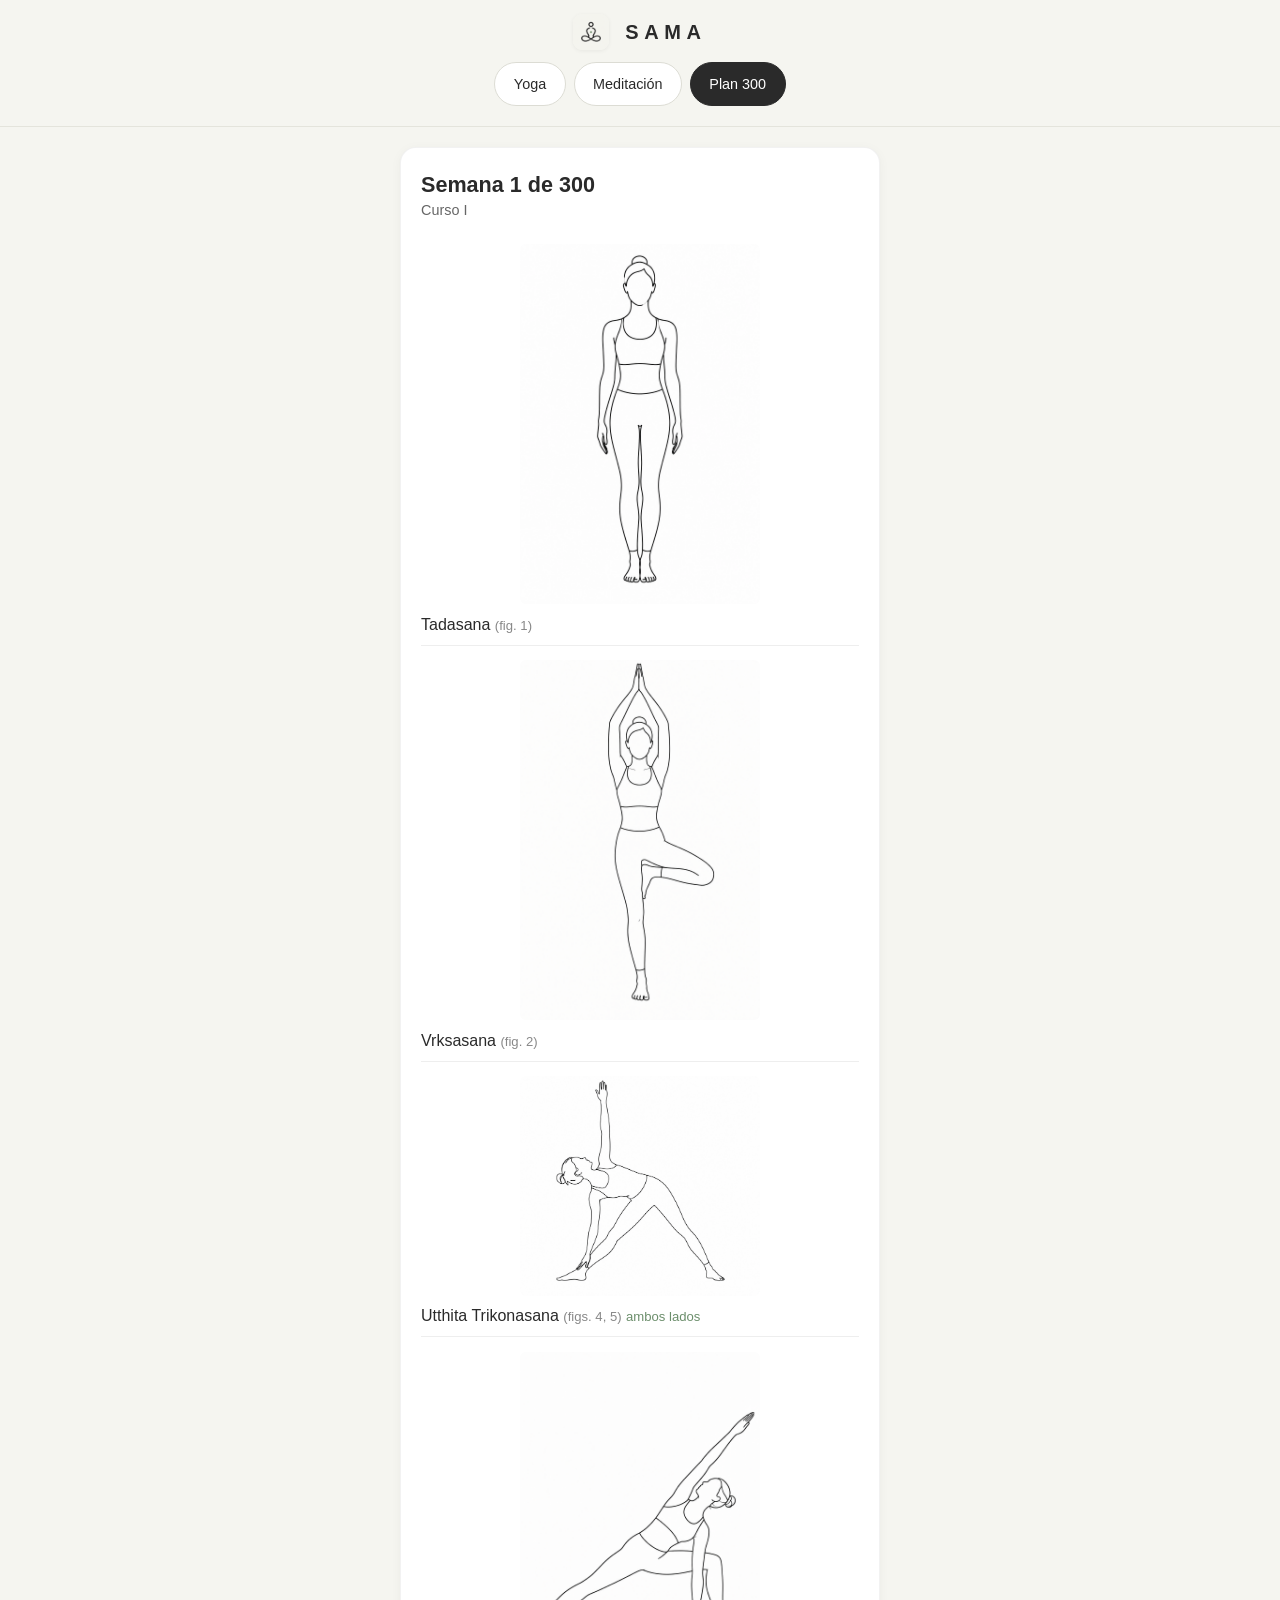
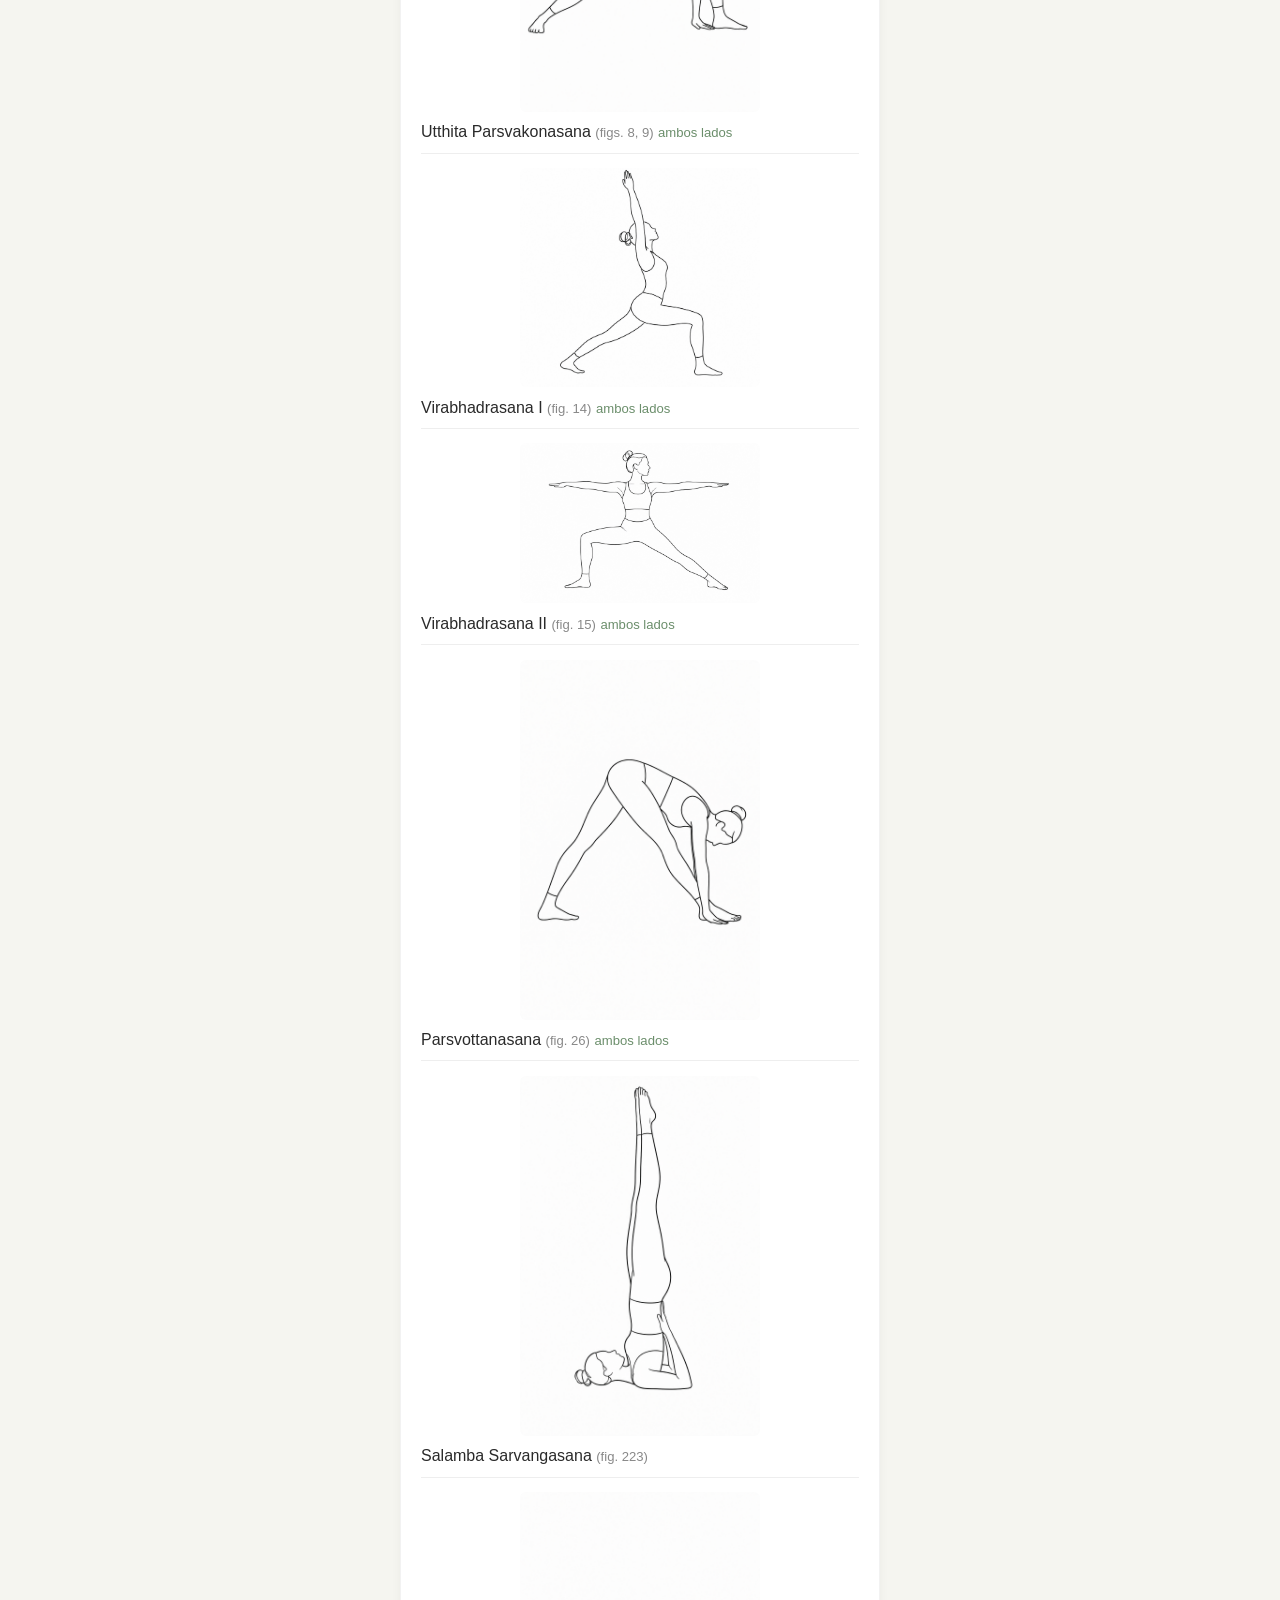
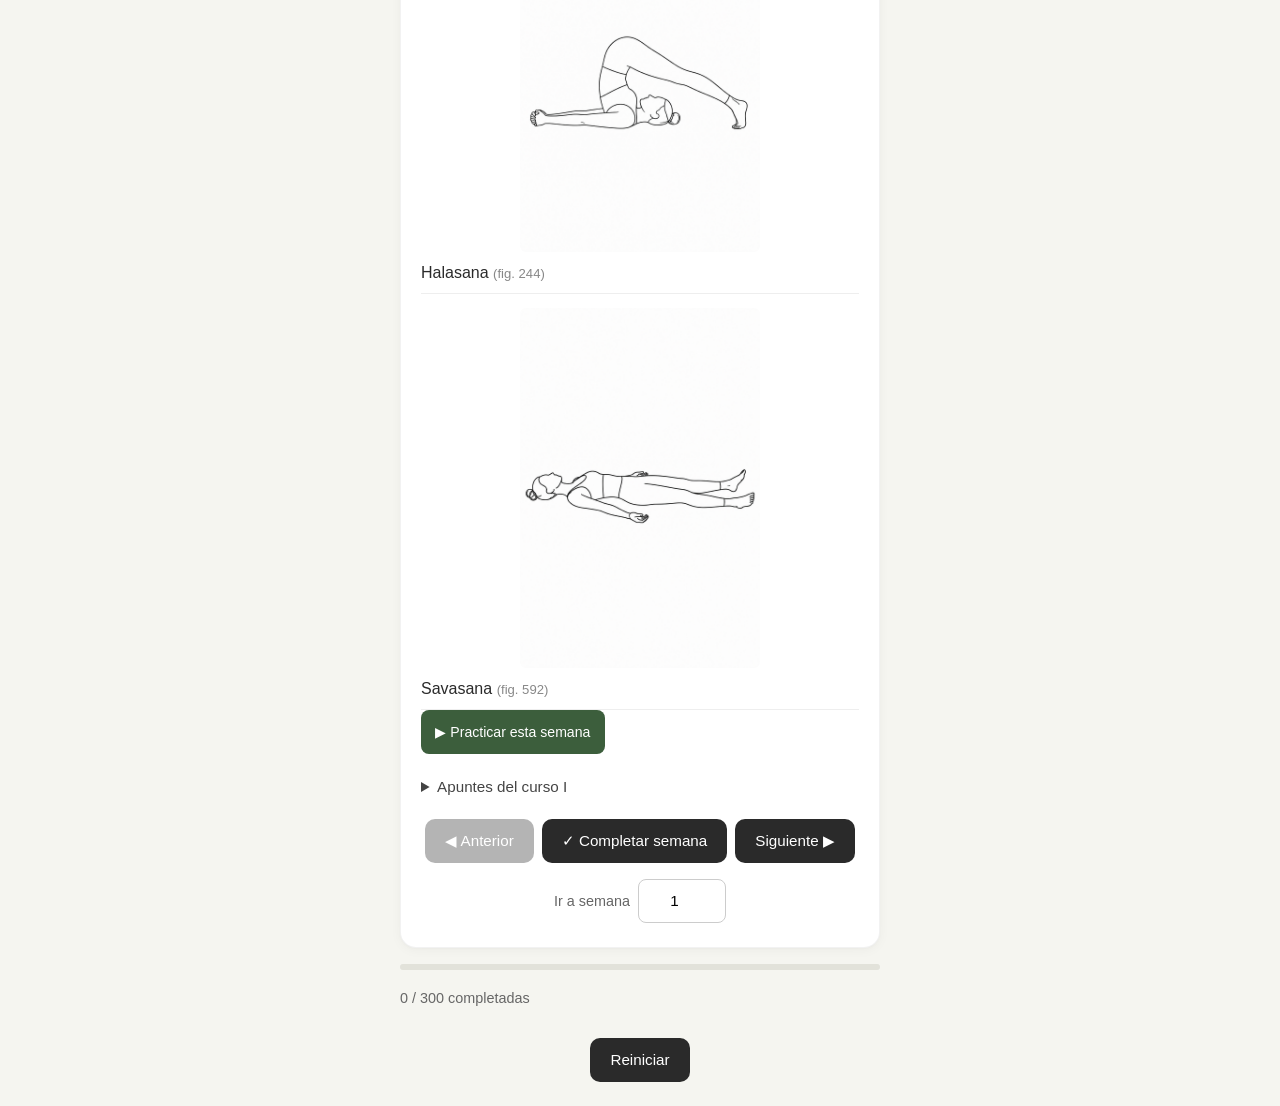
<file: web/index.html>
<!DOCTYPE html>
<html lang="es">
<head>
  <meta charset="UTF-8">
  <meta name="viewport" content="width=device-width, initial-scale=1.0, viewport-fit=cover">
  <title>SAMA</title>
  <meta name="mobile-web-app-capable" content="yes">
  <meta name="apple-mobile-web-app-capable" content="yes">
  <meta name="apple-mobile-web-app-status-bar-style" content="default">
  <meta name="apple-mobile-web-app-title" content="SAMA">
  <meta name="theme-color" content="#f5f5f0">
  <link rel="icon" type="image/png" sizes="192x192" href="./icons/icon-192.png">
  <link rel="apple-touch-icon" sizes="180x180" href="./icons/icon-180.png">
  <link rel="manifest" href="./manifest.json">
  <link rel="stylesheet" href="./style.css">
  <link rel="stylesheet" href="./tracker.css">
</head>
<body>
  <header>
    <div class="brand">
      <img src="./icons/icon-180.png" alt="SAMA" class="brand-logo" width="36" height="36">
      <h1 class="brand-title">SAMA</h1>
    </div>
    <nav class="mode-nav">
      <button id="mode-yoga" class="mode-btn active">Yoga</button>
      <button id="mode-meditation" class="mode-btn">Meditación</button>
      <button id="mode-plan" class="mode-btn">Plan 300</button>
    </nav>
    <div class="session-info">
      <span id="session-name">Secuencia</span>
      <span id="timer">00:00</span>
    </div>
  </header>

  <main>
    <div class="pose-card">
      <img id="pose-image" src="" alt="Postura" />
      <h2 id="pose-name">Postura</h2>
      <p id="pose-instruction" class="instruction"></p>
      <p id="pose-breath" class="breath"></p>
    </div>

    <div class="controls">
      <button id="prev-btn">◀ Anterior</button>
      <button id="play-btn">▶ Iniciar</button>
      <button id="next-btn">Siguiente ▶</button>
      <button id="music-btn">♪ Música</button>
    </div>

    <div class="progress">
      <div id="progress-bar"></div>
    </div>
    <p id="progress-text">0 / 0</p>

    <section id="tracker-view" class="tracker" hidden>
      <div id="day-player-card" class="tracker-card day-player" hidden tabindex="-1" aria-label="Reproductor de práctica diaria">
        <div class="day-player-header">
          <div>
            <span id="day-player-kicker" class="day-player-kicker">Práctica diaria</span>
            <h3 id="day-player-heading" class="day-player-title">Día 1</h3>
          </div>
          <button type="button" id="day-player-close" class="day-player-close" aria-label="Cerrar práctica">✕</button>
        </div>

        <div class="day-player-progress-wrap">
          <div class="progress"><div id="day-player-bar"></div></div>
          <p id="day-player-counter" class="day-player-step-counter">Paso 1</p>
        </div>

        <div id="day-player-live" class="sr-only" aria-live="polite" aria-atomic="true"></div>

        <div id="day-player-pose-area">
          <div id="day-player-image-wrap" class="day-player-image-wrap"></div>
          <div class="day-player-pose-header">
            <h4 id="day-player-pose-name"></h4>
            <span id="day-player-pose-fig" class="tracker-fig"></span>
            <span id="day-player-side" class="day-player-badge" hidden></span>
          </div>

          <p id="day-player-instruction" class="day-player-instruction" hidden></p>
          <div id="day-player-notes" class="day-player-notes" hidden></div>

          <div class="day-player-timer-block">
            <div id="day-player-time" class="day-player-time" aria-label="Tiempo restante">00:00</div>
            <p id="day-player-timing-desc" class="day-player-timing-desc"></p>
            <span id="day-player-status" class="day-player-status-badge" hidden></span>
          </div>

          <div id="day-player-range-options" class="day-player-range-options" hidden>
            <span class="day-player-range-label">Selecciona duración:</span>
            <div class="day-player-range-buttons">
              <button type="button" id="day-player-range-min" class="day-player-btn day-player-btn-secondary"></button>
              <button type="button" id="day-player-range-max" class="day-player-btn day-player-btn-secondary"></button>
            </div>
          </div>

          <div class="day-player-controls">
            <button type="button" id="day-player-prev" class="day-player-btn day-player-btn-nav" aria-label="Paso anterior">◀ Anterior</button>
            <button type="button" id="day-player-action" class="day-player-btn day-player-btn-primary">▶ Iniciar</button>
            <button type="button" id="day-player-next" class="day-player-btn day-player-btn-nav" aria-label="Paso siguiente">Siguiente ▶</button>
          </div>

          <div class="day-player-footer">
            <button type="button" id="day-player-finish" class="day-player-link-btn">Terminar práctica</button>
          </div>
        </div>

        <div id="day-player-finished-area" class="day-player-finished" hidden>
          <div class="day-player-finished-icon" aria-hidden="true">✓</div>
          <h4>¡Práctica completada!</h4>
          <p class="tracker-meta">Has terminado todas las posturas del día.</p>
          <div class="tracker-actions">
            <button type="button" id="day-player-finished-close" class="day-player-btn day-player-btn-primary">Volver al plan</button>
          </div>
        </div>
      </div>

      <div class="tracker-card">
        <h2 id="tracker-title">Plan 300</h2>
        <p id="tracker-course" class="tracker-meta"></p>
        <div id="tracker-week"><p class="tracker-meta">Cargando…</p></div>
        <div class="tracker-actions">
          <button id="tracker-prev">◀ Anterior</button>
          <button id="tracker-done">✓ Completar semana</button>
          <button id="tracker-next">Siguiente ▶</button>
        </div>
        <label class="tracker-goto">Ir a semana
          <input id="tracker-goto" type="number" min="1" max="300" inputmode="numeric">
        </label>
      </div>
      <div class="progress"><div id="tracker-bar"></div></div>
      <p id="tracker-text" class="tracker-meta"></p>
      <div class="tracker-actions">
        <button id="tracker-reset">Reiniciar</button>
      </div>
    </section>
  </main>

  <script src="./app.js"></script>
  <script src="./day-player.js"></script>
  <script src="./tracker.js"></script>
</body>
</html>
</file>
<file: web/style.css>
/* SAMA - Estética minimalista, sobria y armónica */
:root {
  --sat: env(safe-area-inset-top, 0px);
  --sar: env(safe-area-inset-right, 0px);
  --sab: env(safe-area-inset-bottom, 0px);
  --sal: env(safe-area-inset-left, 0px);

  --bg-page: #f5f5f0;
  --bg-card: #ffffff;
  --text-main: #2a2a2a;
  --text-muted: #666660;
  --text-subtle: #8a8a82;
  --accent-sage: #6b8e6b;
  --accent-sage-soft: #edf3ed;
  --border-subtle: #e4e4dc;
  --border-card: rgba(0, 0, 0, 0.05);
}

* {
  box-sizing: border-box;
  margin: 0;
  padding: 0;
  -webkit-tap-highlight-color: transparent;
}

[hidden], .is-hidden {
  display: none !important;
}

html {
  background-color: var(--bg-page);
  color: var(--text-main);
  height: 100%;
}

body {
  font-family: -apple-system, BlinkMacSystemFont, "SF Pro Text", "Segoe UI", Roboto, "Helvetica Neue", sans-serif;
  background-color: var(--bg-page);
  color: var(--text-main);
  min-height: 100vh;
  min-height: 100dvh;
  display: flex;
  flex-direction: column;
  overflow-x: hidden;
  -webkit-font-smoothing: antialiased;
  -moz-osx-font-smoothing: grayscale;
}

/* Cabecera con identidad SAMA */
header {
  padding-top: max(0.85rem, var(--sat));
  padding-right: max(1rem, var(--sar));
  padding-bottom: 0.85rem;
  padding-left: max(1rem, var(--sal));
  text-align: center;
  border-bottom: 1px solid var(--border-subtle);
  background: rgba(245, 245, 240, 0.95);
  backdrop-filter: blur(12px);
  -webkit-backdrop-filter: blur(12px);
  position: sticky;
  top: 0;
  z-index: 20;
}

.brand {
  display: inline-flex;
  align-items: center;
  justify-content: center;
  gap: 0.65rem;
  margin-bottom: 0.35rem;
  user-select: none;
}

.brand-logo {
  width: 36px;
  height: 36px;
  border-radius: 9px;
  object-fit: cover;
  box-shadow: 0 1px 4px rgba(0, 0, 0, 0.06);
  flex-shrink: 0;
  display: block;
}

.brand-title,
header h1 {
  font-family: -apple-system, BlinkMacSystemFont, "SF Pro Display", "Avenir Next", "Segoe UI", sans-serif;
  font-size: 1.25rem;
  font-weight: 600;
  letter-spacing: 0.28em;
  text-indent: 0.28em;
  color: var(--text-main);
  text-transform: uppercase;
  line-height: 1.2;
  margin: 0;
}

/* Selector de modo */
.mode-nav {
  display: flex;
  justify-content: center;
  gap: 0.5rem;
  margin: 0.45rem 0 0.35rem;
}

.mode-btn {
  min-height: 44px;
  min-width: 44px;
  padding: 0.45rem 1.15rem;
  border: 1px solid #dcdcd4;
  border-radius: 999px;
  background: #ffffff;
  color: var(--text-main);
  cursor: pointer;
  font-size: 0.9rem;
  font-weight: 500;
  touch-action: manipulation;
  display: inline-flex;
  align-items: center;
  justify-content: center;
  transition: background-color 0.15s ease, border-color 0.15s ease, color 0.15s ease, transform 0.1s ease;
}

.mode-btn:hover {
  background: #fbfbf9;
  border-color: #cacac0;
}

.mode-btn.active {
  background: var(--text-main);
  color: #ffffff;
  border-color: var(--text-main);
}

.mode-btn:active {
  transform: scale(0.97);
}

/* Indicadores de sesión */
.session-info {
  display: flex;
  justify-content: space-between;
  align-items: center;
  max-width: 480px;
  margin: 0.35rem auto 0;
  padding: 0 0.25rem;
  font-size: 0.88rem;
  color: var(--text-muted);
}

#session-name {
  font-weight: 500;
  color: #404040;
}

#timer {
  font-variant-numeric: tabular-nums;
  font-weight: 600;
  color: var(--text-main);
  letter-spacing: 0.04em;
}

/* Contenedor principal */
main {
  flex: 1;
  display: flex;
  flex-direction: column;
  align-items: center;
  padding-top: 1.25rem;
  padding-right: max(1rem, var(--sar));
  padding-bottom: max(1.5rem, var(--sab));
  padding-left: max(1rem, var(--sal));
  gap: 1.15rem;
  width: 100%;
}

/* Tarjeta de postura */
.pose-card {
  background: var(--bg-card);
  border-radius: 16px;
  padding: 1.5rem 1.25rem;
  width: 100%;
  max-width: 480px;
  text-align: center;
  box-shadow: 0 2px 12px rgba(0, 0, 0, 0.04), 0 1px 3px rgba(0, 0, 0, 0.02);
  border: 1px solid var(--border-card);
  display: flex;
  flex-direction: column;
  align-items: center;
  position: relative;
}

.pose-card img {
  width: 100%;
  max-width: 320px;
  height: auto;
  max-height: 320px;
  object-fit: contain;
  margin-bottom: 1.1rem;
  border-radius: 6px;
  mix-blend-mode: multiply;
  transition: opacity 0.2s ease;
}

.pose-card h2 {
  font-size: 1.35rem;
  font-weight: 600;
  color: var(--text-main);
  margin-bottom: 0.45rem;
  letter-spacing: -0.01em;
}

.instruction {
  color: #444;
  line-height: 1.55;
  font-size: 0.95rem;
  margin-bottom: 0.5rem;
  max-width: 420px;
}

.breath {
  color: var(--accent-sage);
  font-style: italic;
  font-size: 0.9rem;
  font-weight: 500;
}

/* Controles de reproducción */
.controls {
  display: flex;
  gap: 0.6rem;
  flex-wrap: wrap;
  justify-content: center;
  width: 100%;
  max-width: 480px;
}

.controls button {
  min-height: 46px;
  min-width: 44px;
  padding: 0.65rem 1.25rem;
  border: none;
  border-radius: 10px;
  background: var(--text-main);
  color: #ffffff;
  font-size: 0.95rem;
  font-weight: 500;
  cursor: pointer;
  touch-action: manipulation;
  display: inline-flex;
  align-items: center;
  justify-content: center;
  transition: background-color 0.15s ease, transform 0.1s ease, opacity 0.15s ease;
}

.controls button:hover {
  background: #1a1a1a;
}

.controls button:active {
  transform: scale(0.97);
  opacity: 0.85;
}

#play-btn {
  font-weight: 600;
  min-width: 110px;
}

/* Barra y contador de progreso */
.progress {
  width: 100%;
  max-width: 480px;
  height: 6px;
  background: #e2e2da;
  border-radius: 999px;
  overflow: hidden;
}

#progress-bar {
  height: 100%;
  background: var(--accent-sage);
  width: 0%;
  border-radius: 999px;
  transition: width 0.3s ease;
}

#progress-text {
  color: var(--text-muted);
  font-size: 0.88rem;
  font-variant-numeric: tabular-nums;
  margin-top: -0.5rem;
}

/* Foco visible y accesibilidad */
button:focus-visible,
input:focus-visible,
summary:focus-visible {
  outline: 2px solid var(--text-main);
  outline-offset: 2px;
}

/* Ajustes para móvil en vertical: cabecera y tarjeta compactas, con la
   barra de controles fijada al fondo para que siempre quede a la vista. */
@media (max-width: 480px) and (orientation: portrait) {
  header {
    padding-top: max(0.5rem, var(--sat));
    padding-bottom: 0.5rem;
  }

  .brand {
    margin-bottom: 0.1rem;
    gap: 0.5rem;
  }

  .brand-logo {
    width: 28px;
    height: 28px;
    border-radius: 7px;
  }

  .mode-nav {
    margin: 0.2rem 0 0.15rem;
    gap: 0.4rem;
  }

  .mode-btn {
    min-height: 38px;
    padding: 0.3rem 0.9rem;
    font-size: 0.85rem;
  }

  .session-info {
    font-size: 0.82rem;
    margin-top: 0.15rem;
  }

  main {
    padding-top: 0.6rem;
    gap: 0.55rem;
    /* reserva el hueco de la barra de controles fijada abajo (2 filas ≈ 110px + zona segura) */
    padding-bottom: calc(7.5rem + var(--sab));
  }

  .pose-card {
    padding: 0.9rem 1rem;
    border-radius: 12px;
  }

  .pose-card img {
    /* la ilustración se adapta a la altura real de la ventana */
    max-height: min(30vh, 260px);
    max-height: min(30dvh, 260px);
    max-width: 260px;
    margin-bottom: 0.55rem;
  }

  .pose-card h2 {
    font-size: 1.15rem;
    margin-bottom: 0.25rem;
  }

  .instruction {
    font-size: 0.88rem;
    line-height: 1.4;
    margin-bottom: 0.3rem;
  }

  /* Barra de controles anclada al fondo: la tarjeta puede desplazarse,
     pero Anterior/Iniciar/Siguiente y Música siempre visibles. */
  .controls {
    position: fixed;
    left: 0;
    right: 0;
    bottom: 0;
    z-index: 20;
    max-width: none;
    background: rgba(245, 245, 240, 0.97);
    backdrop-filter: blur(12px);
    -webkit-backdrop-filter: blur(12px);
    border-top: 1px solid var(--border-subtle);
    box-shadow: 0 -2px 10px rgba(0, 0, 0, 0.04);
    padding-top: 0.45rem;
    padding-right: max(0.6rem, var(--sar));
    padding-bottom: calc(0.45rem + var(--sab));
    padding-left: max(0.6rem, var(--sal));
    gap: 0.4rem;
  }

  .controls button {
    flex: 1 1 30%;
    min-height: 44px;
    padding: 0.45rem 0.4rem;
    font-size: 0.85rem;
  }

  /* el botón de música va solo en la segunda fila, compacto y centrado */
  #music-btn {
    flex: 0 0 auto;
    min-width: 110px;
  }
}

/* Ajustes responsivos para apaisado y pantallas compactas */
@media (orientation: landscape) and (max-height: 540px) {
  header {
    padding-top: max(0.3rem, var(--sat));
    padding-bottom: 0.3rem;
  }

  .brand {
    margin-bottom: 0.15rem;
    gap: 0.5rem;
  }

  .brand-logo {
    width: 24px;
    height: 24px;
    border-radius: 6px;
  }

  .brand-title,
  header h1 {
    font-size: 1rem;
    letter-spacing: 0.22em;
    text-indent: 0.22em;
  }

  .mode-nav {
    margin: 0.15rem 0;
    gap: 0.35rem;
  }

  .mode-btn {
    min-height: 36px;
    padding: 0.25rem 0.8rem;
    font-size: 0.82rem;
  }

  .session-info {
    font-size: 0.8rem;
    margin-top: 0.15rem;
  }

  main {
    padding-top: 0.4rem;
    padding-bottom: max(0.5rem, var(--sab));
    gap: 0.4rem;
  }

  .pose-card {
    padding: 0.5rem 1rem;
    max-width: 540px;
    border-radius: 12px;
  }

  .pose-card img {
    max-height: 105px;
    max-width: 140px;
    margin-bottom: 0.25rem;
  }

  .pose-card h2 {
    font-size: 1.05rem;
    margin-bottom: 0.15rem;
  }

  .instruction {
    font-size: 0.82rem;
    line-height: 1.35;
    margin-bottom: 0.2rem;
  }

  .breath {
    font-size: 0.8rem;
  }

  .controls {
    gap: 0.4rem;
  }

  .controls button {
    min-height: 38px;
    padding: 0.35rem 0.85rem;
    font-size: 0.85rem;
    border-radius: 8px;
  }

  .progress {
    height: 5px;
  }

  #progress-text {
    font-size: 0.78rem;
    margin-top: -0.25rem;
  }
}
</file>
<file: web/tracker.css>
/* Plan 300: reutiliza la estética de style.css (fondo #f5f5f0, cards 480px, botones oscuros) */

[hidden], .is-hidden { display: none !important; }

.tracker {
  width: 100%;
  max-width: 480px;
  display: flex;
  flex-direction: column;
  gap: 1rem;
}

.tracker-card {
  background: var(--bg-card, #fff);
  border-radius: 16px;
  padding: 1.5rem 1.25rem;
  box-shadow: 0 2px 12px rgba(0,0,0,0.04), 0 1px 3px rgba(0,0,0,0.02);
  border: 1px solid var(--border-card, rgba(0,0,0,0.05));
}

.tracker-card h2 { font-size: 1.35rem; font-weight: 600; color: var(--text-main, #2a2a2a); }
.tracker-meta { color: #666; font-size: 0.9rem; margin-top: 0.25rem; }
.tracker-consejo { font-size: 1.1rem; line-height: 1.6; margin: 0.75rem 0; }

.tracker-poses { list-style: none; margin-top: 0.75rem; }
.tracker-pose { padding: 0.55rem 0; border-bottom: 1px solid #eee; line-height: 1.4; }
.tracker-pose-img { display: block; width: 100%; max-width: 240px; height: auto; margin: 0.35rem auto 0.6rem; border-radius: 6px; mix-blend-mode: multiply; }
.tracker-fig { color: #888; font-size: 0.82rem; }
.tracker-tag { color: #6b8e6b; font-size: 0.82rem; font-weight: 500; }
.tracker-dur { color: #666; font-size: 0.9rem; white-space: nowrap; }

.tracker-empty, .tracker-warn { color: #888; font-size: 0.85rem; font-style: italic; margin-top: 0.75rem; }

.tracker-block { margin-top: 1rem; }
.tracker-block h3 { font-size: 0.95rem; font-weight: 600; color: #444; margin-bottom: 0.4rem; }
.tracker-notes { color: #444; font-size: 0.9rem; line-height: 1.5; padding-left: 1.2rem; }

details summary { cursor: pointer; color: #444; font-size: 0.95rem; padding: 0.5rem 0; }
.tracker-day { font-size: 0.95rem; font-weight: 600; color: #444; margin: 0.6rem 0 0.2rem; }
.tracker-apunte { white-space: pre-wrap; color: #444; font-size: 0.9rem; line-height: 1.5; margin-bottom: 0.5rem; }

.tracker-goto {
  display: flex;
  justify-content: center;
  align-items: center;
  gap: 0.5rem;
  margin-top: 1rem;
  color: #666;
  font-size: 0.9rem;
}

.tracker-goto input {
  width: 5.5rem;
  min-height: 44px;
  padding: 0.4rem 0.5rem;
  border: 1px solid #ccc;
  border-radius: 8px;
  font-size: 0.95rem;
  text-align: center;
}

.tracker-actions {
  display: flex;
  gap: 0.5rem;
  flex-wrap: wrap;
  justify-content: center;
  margin-top: 1rem;
}

.tracker button {
  min-height: 44px;
  padding: 0.65rem 1.25rem;
  border: none;
  border-radius: 10px;
  background: #2a2a2a;
  color: #fff;
  font-size: 0.95rem;
  font-weight: 500;
  cursor: pointer;
  touch-action: manipulation;
  transition: background-color 0.15s ease, transform 0.1s ease, opacity 0.15s ease;
}

.tracker button:active { opacity: 0.85; transform: scale(0.97); }
.tracker button:disabled { opacity: 0.35; cursor: default; transform: none; }

#tracker-bar {
  height: 100%;
  background: #6b8e6b;
  width: 0%;
  border-radius: 999px;
  transition: width 0.3s;
}

/* Accesibilidad y foco visible */
.sr-only {
  position: absolute;
  width: 1px;
  height: 1px;
  padding: 0;
  margin: -1px;
  overflow: hidden;
  clip: rect(0, 0, 0, 0);
  white-space: nowrap;
  border: 0;
}

button:focus-visible,
input:focus-visible,
summary:focus-visible {
  outline: 2px solid #2a2a2a;
  outline-offset: 2px;
}

/* Cabecera de día con botón de práctica */
.tracker-day-header {
  display: flex;
  justify-content: space-between;
  align-items: center;
  flex-wrap: wrap;
  gap: 0.5rem;
  margin: 0.8rem 0 0.3rem;
}

.tracker-day-header .tracker-day {
  margin: 0;
}

.tracker-practice-btn {
  background: #3c5e3c !important;
  color: #fff;
  font-size: 0.88rem !important;
  font-weight: 500;
  padding: 0.45rem 0.9rem !important;
  border-radius: 8px !important;
  cursor: pointer;
  min-height: 44px;
  display: inline-flex;
  align-items: center;
  justify-content: center;
}

.tracker-practice-btn:active {
  opacity: 0.85;
}

/* Reproductor diario */
.day-player {
  border-top: 4px solid #6b8e6b;
  transition: all 0.2s ease;
}

.day-player-header {
  display: flex;
  justify-content: space-between;
  align-items: flex-start;
  gap: 0.5rem;
  padding-bottom: 0.6rem;
  border-bottom: 1px solid #eee;
}

.day-player-kicker {
  display: block;
  font-size: 0.75rem;
  text-transform: uppercase;
  letter-spacing: 0.05em;
  color: #6b8e6b;
  font-weight: 600;
}

.day-player-title {
  font-size: 1.25rem;
  font-weight: 600;
  color: #2a2a2a;
  margin-top: 0.15rem;
}

.day-player-close {
  background: transparent !important;
  color: #777 !important;
  font-size: 1.25rem !important;
  padding: 0.2rem 0.5rem !important;
  min-width: 44px;
  min-height: 44px;
  display: inline-flex;
  align-items: center;
  justify-content: center;
  line-height: 1;
}

.day-player-close:hover {
  color: #2a2a2a !important;
}

.day-player-progress-wrap {
  margin: 0.8rem 0 0.4rem;
}

#day-player-bar {
  height: 100%;
  background: #6b8e6b;
  width: 0%;
  border-radius: 999px;
  transition: width 0.3s;
}

.day-player-step-counter {
  font-size: 0.85rem;
  color: #666;
  text-align: right;
  margin-top: 0.3rem;
}

.day-player-image-wrap {
  display: flex;
  justify-content: center;
  align-items: center;
  min-height: 100px;
  margin: 0.5rem 0;
}

.day-player-img {
  display: block;
  max-width: 100%;
  max-height: 220px;
  width: auto;
  height: auto;
  object-fit: contain;
  mix-blend-mode: multiply;
}

.day-player-pose-header {
  text-align: center;
  margin: 0.5rem 0;
}

.day-player-pose-header h4 {
  font-size: 1.25rem;
  font-weight: 600;
  color: #1a1a1a;
  display: inline;
}

.day-player-badge {
  display: inline-block;
  background: #e8f0e8;
  color: #2e5c2e;
  padding: 0.2rem 0.55rem;
  border-radius: 12px;
  font-size: 0.8rem;
  font-weight: 600;
  margin-left: 0.4rem;
  vertical-align: middle;
}

.day-player-instruction {
  font-size: 0.9rem;
  line-height: 1.45;
  color: #333;
  background: #f9f9f7;
  padding: 0.6rem 0.8rem;
  border-radius: 8px;
  margin: 0.6rem 0;
  border-left: 3px solid #6b8e6b;
}

.day-player-notes {
  font-size: 0.85rem;
  line-height: 1.4;
  color: #444;
  background: #fdfaf3;
  padding: 0.6rem 0.8rem;
  border-radius: 8px;
  margin: 0.6rem 0;
  border-left: 3px solid #d4a359;
}

.day-player-notes-summary {
  cursor: pointer;
  font-weight: 500;
  color: #8c6b2d;
}

.day-player-timer-block {
  text-align: center;
  margin: 1rem 0 0.75rem;
}

.day-player-time {
  font-size: 2.75rem;
  font-weight: 700;
  font-variant-numeric: tabular-nums;
  letter-spacing: -0.02em;
  color: #2a2a2a;
  line-height: 1;
}

.day-player-time.is-done {
  color: #2e5c2e;
}

.day-player-timing-desc {
  font-size: 0.9rem;
  color: #666;
  margin-top: 0.35rem;
}

.day-player-status-badge {
  display: inline-block;
  font-size: 0.85rem;
  font-weight: 600;
  padding: 0.25rem 0.75rem;
  border-radius: 12px;
  margin-top: 0.4rem;
}

.day-player-status-badge.is-done {
  background: #e8f0e8;
  color: #2e5c2e;
}

.day-player-status-badge.is-paused {
  background: #fdf3e8;
  color: #9c6500;
}

.day-player-status-badge.is-manual {
  background: #f0f0ed;
  color: #555;
}

/* Selección de rango */
.day-player-range-options {
  background: #f7f7f3;
  border: 1px solid #e5e5df;
  border-radius: 10px;
  padding: 0.75rem;
  margin: 0.75rem 0;
  text-align: center;
}

.day-player-range-label {
  display: block;
  font-size: 0.85rem;
  color: #555;
  margin-bottom: 0.5rem;
  font-weight: 500;
}

.day-player-range-buttons {
  display: flex;
  gap: 0.5rem;
  justify-content: center;
  flex-wrap: wrap;
}

/* Botones de control del reproductor */
.day-player-controls {
  display: flex;
  gap: 0.5rem;
  justify-content: center;
  align-items: stretch;
  margin-top: 1rem;
}

.day-player-btn {
  display: inline-flex;
  justify-content: center;
  align-items: center;
  min-height: 48px;
  padding: 0.65rem 1.1rem;
  border-radius: 10px;
  font-size: 0.95rem;
  font-weight: 500;
  cursor: pointer;
  border: none;
  box-sizing: border-box;
  touch-action: manipulation;
  transition: transform 0.1s ease, opacity 0.15s ease;
}

.day-player-btn:active {
  transform: scale(0.97);
  opacity: 0.85;
}

.day-player-btn-primary {
  background: #2a2a2a !important;
  color: #fff !important;
  flex: 1 1 auto;
  max-width: 200px;
}

.day-player-btn-primary.is-next {
  background: #2e5c2e !important;
}

.day-player-btn-secondary {
  background: #fff !important;
  color: #2a2a2a !important;
  border: 1px solid #bbb !important;
  font-size: 0.9rem !important;
  padding: 0.5rem 0.9rem !important;
  min-height: 44px;
}

.day-player-btn-secondary:hover {
  background: #f0f0ec !important;
}

.day-player-btn-nav {
  background: #e6e6e2 !important;
  color: #2a2a2a !important;
  flex: 0 0 auto;
}

.day-player-footer {
  display: flex;
  justify-content: center;
  margin-top: 0.8rem;
}

.day-player-link-btn {
  background: transparent !important;
  color: #888 !important;
  font-size: 0.85rem !important;
  text-decoration: underline;
  padding: 0.4rem 0.6rem !important;
  min-height: 44px;
  display: inline-flex;
  align-items: center;
  justify-content: center;
  cursor: pointer;
  touch-action: manipulation;
}

.day-player-link-btn:hover {
  color: #444 !important;
}

/* Pantalla de finalización */
.day-player-finished {
  text-align: center;
  padding: 1.5rem 0 1rem;
}

.day-player-finished-icon {
  width: 52px;
  height: 52px;
  border-radius: 50%;
  background: #e8f0e8;
  color: #2e5c2e;
  font-size: 1.8rem;
  display: flex;
  align-items: center;
  justify-content: center;
  margin: 0 auto 0.8rem;
  font-weight: 700;
}

.day-player-finished h4 {
  font-size: 1.25rem;
  font-weight: 600;
  color: #2a2a2a;
}
</file>
